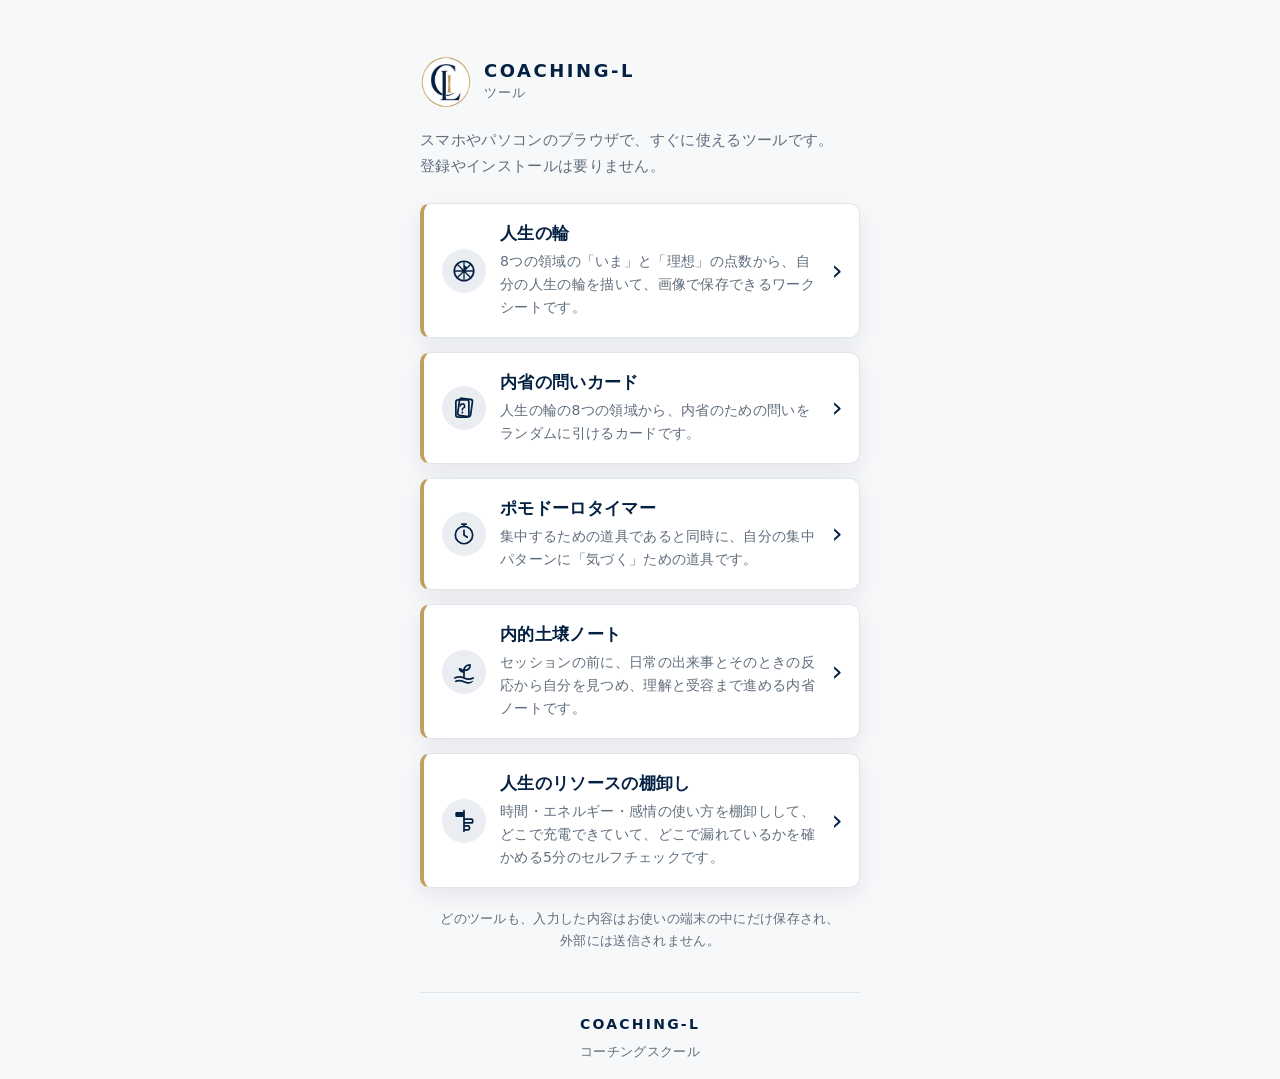
<file: index.html>
<!DOCTYPE html>
<html lang="ja">
<head>
  <meta charset="utf-8">
  <meta name="viewport" content="width=device-width, initial-scale=1, viewport-fit=cover">
  <meta http-equiv="Content-Security-Policy" content="default-src 'none'; style-src 'self'; img-src 'self'; base-uri 'none'; form-action 'none'">
  <meta name="description" content="コーチングスクール COACHING-L の、ブラウザで使える無料ツールの一覧です。">
  <meta name="format-detection" content="telephone=no">
  <meta name="referrer" content="no-referrer">
  <meta name="color-scheme" content="light dark">
  <meta name="theme-color" content="#f7f8fa" media="(prefers-color-scheme: light)">
  <meta name="theme-color" content="#02172f" media="(prefers-color-scheme: dark)">
  <title>ツール | COACHING-L</title>
  <!-- このページと 404.html は、どの URL で表示されても読み込めるように、/ から始まるパスで書く -->
  <link rel="icon" href="/icons/favicon-32.png" sizes="32x32" type="image/png">
  <link rel="icon" href="/icons/icon-192.png" sizes="192x192" type="image/png">
  <link rel="apple-touch-icon" href="/icons/apple-touch-icon.png">
  <meta name="apple-mobile-web-app-title" content="COACHING-L">
  <!-- ?v= は style.css を変えるたびに1つ上げる（ブラウザに古いファイルが残って、表示が崩れるのを防ぐ） -->
  <link rel="stylesheet" href="/style.css?v=1">
</head>
<body>
  <div class="app">
    <!-- ロゴ＋COACHING-L（各ツールと同じ組み方） -->
    <header class="brand-header">
      <img class="brand-logo" src="/icons/logo-144.png" width="52" height="52" alt="">
      <div>
        <p class="brand-name">COACHING-L</p>
        <h1 class="app-title">ツール</h1>
      </div>
    </header>
    <p class="intro"><span class="phrase">スマホやパソコンのブラウザで、</span><span class="phrase">すぐに使えるツールです。</span><span class="phrase">登録やインストールは要りません。</span></p>

    <main>
      <!-- ツールを足すときは、<li> を1つ増やす（リンク先は /リポジトリ名/） -->
      <ul class="tool-list">
        <li>
          <a class="tool-card" href="/the-wheel-of-life/">
            <svg class="tool-icon" viewBox="0 0 24 24" aria-hidden="true" focusable="false">
              <circle cx="12" cy="12" r="9" fill="none" stroke="currentColor" stroke-width="1.6"/>
              <path d="M12 3v18M3 12h18M5.6 5.6l12.8 12.8M18.4 5.6 5.6 18.4" fill="none" stroke="currentColor" stroke-width="1.2"/>
              <path d="M12 12 12 6.5 15.2 8.8Z" fill="currentColor"/>
            </svg>
            <span class="tool-body">
              <span class="tool-name">人生の輪</span>
              <span class="tool-desc">8つの領域の「いま」と「理想」の点数から、自分の人生の輪を描いて、画像で保存できるワークシートです。</span>
            </span>
            <span class="tool-arrow" aria-hidden="true">›</span>
          </a>
        </li>
        <li>
          <a class="tool-card" href="/reflection-cards/">
            <svg class="tool-icon" viewBox="0 0 24 24" aria-hidden="true" focusable="false">
              <rect x="7" y="3.5" width="12" height="16" rx="2" fill="none" stroke="currentColor" stroke-width="1.6" transform="rotate(8 13 11.5)"/>
              <rect x="4.5" y="4.5" width="12" height="16" rx="2" fill="none" stroke="currentColor" stroke-width="1.6"/>
              <path d="M8.6 10.2a2 2 0 1 1 2.6 1.9c-.5.2-.7.6-.7 1.1v.6" fill="none" stroke="currentColor" stroke-width="1.4" stroke-linecap="round"/>
              <circle cx="10.5" cy="16.2" r=".9" fill="currentColor"/>
            </svg>
            <span class="tool-body">
              <span class="tool-name">内省の問いカード</span>
              <span class="tool-desc">人生の輪の8つの領域から、内省のための問いをランダムに引けるカードです。</span>
            </span>
            <span class="tool-arrow" aria-hidden="true">›</span>
          </a>
        </li>
        <li>
          <a class="tool-card" href="/pomodoro/">
            <svg class="tool-icon" viewBox="0 0 24 24" aria-hidden="true" focusable="false">
              <circle cx="12" cy="13" r="8" fill="none" stroke="currentColor" stroke-width="1.6"/>
              <path d="M10 2.8h4M12 2.8V5M12 13V8.6M12 13l3 2" fill="none" stroke="currentColor" stroke-width="1.6" stroke-linecap="round"/>
            </svg>
            <span class="tool-body">
              <span class="tool-name">ポモドーロタイマー</span>
              <span class="tool-desc">集中するための道具であると同時に、自分の集中パターンに「気づく」ための道具です。</span>
            </span>
            <span class="tool-arrow" aria-hidden="true">›</span>
          </a>
        </li>
        <li>
          <a class="tool-card" href="/inner-ground-theory/">
            <svg class="tool-icon" viewBox="0 0 24 24" aria-hidden="true" focusable="false">
              <path d="M3.5 17.5c2.8-1.4 5.7-1.4 8.5 0s5.7 1.4 8.5 0M3.5 21c2.8-1.4 5.7-1.4 8.5 0s5.7 1.4 8.5 0" fill="none" stroke="currentColor" stroke-width="1.6" stroke-linecap="round"/>
              <path d="M12 16.5V9.8" fill="none" stroke="currentColor" stroke-width="1.6" stroke-linecap="round"/>
              <path d="M12 10.6c0-3.1 2.2-5.1 5.6-5.1 0 3.2-2.2 5.1-5.6 5.1Z" fill="none" stroke="currentColor" stroke-width="1.6" stroke-linejoin="round"/>
              <path d="M12 12.8c0-2.7-1.9-4.5-4.9-4.5 0 2.8 1.9 4.5 4.9 4.5Z" fill="currentColor"/>
            </svg>
            <span class="tool-body">
              <span class="tool-name">内的土壌ノート</span>
              <span class="tool-desc">セッションの前に、日常の出来事とそのときの反応から自分を見つめ、理解と受容まで進める内省ノートです。</span>
            </span>
            <span class="tool-arrow" aria-hidden="true">›</span>
          </a>
        </li>
        <li>
          <a class="tool-card" href="/resource-check/">
            <svg class="tool-icon" viewBox="0 0 24 24" aria-hidden="true" focusable="false">
              <path d="M12 2.5v19" fill="none" stroke="currentColor" stroke-width="1.6" stroke-linecap="round"/>
              <path d="M12 3.6H5.2a1.2 1.2 0 0 0-1.2 1.2v2.4a1.2 1.2 0 0 0 1.2 1.2H12Z" fill="currentColor"/>
              <path d="M12 10.2h6.8a1.2 1.2 0 0 1 1.2 1.2v1.2a1.2 1.2 0 0 1-1.2 1.2H12" fill="none" stroke="currentColor" stroke-width="1.6" stroke-linejoin="round"/>
              <path d="M12 16.6h3.8a1.2 1.2 0 0 1 1.2 1.2v1.2a1.2 1.2 0 0 1-1.2 1.2H12" fill="none" stroke="currentColor" stroke-width="1.6" stroke-linejoin="round"/>
            </svg>
            <span class="tool-body">
              <span class="tool-name">人生のリソースの棚卸し</span>
              <span class="tool-desc">時間・エネルギー・感情の使い方を棚卸しして、どこで充電できていて、どこで漏れているかを確かめる5分のセルフチェックです。</span>
            </span>
            <span class="tool-arrow" aria-hidden="true">›</span>
          </a>
        </li>
      </ul>

      <p class="privacy-note"><span class="phrase">どのツールも、入力した内容は</span><span class="phrase">お使いの端末の中にだけ保存され、</span><span class="phrase">外部には送信されません。</span></p>
    </main>

    <footer class="app-footer">
      <p class="footer-brand">COACHING-L</p>
      <p class="footer-note">コーチングスクール</p>
    </footer>
  </div>
</body>
</html>
</file>
<file: style.css>
/* COACHING-L ツールのトップページ
   スマホ優先。外部フォントは使わず、端末のフォントで表示します。 */

/* 色・ロゴの組み方は、各ツール（人生の輪・問いカード・ポモドーロタイマー）とそろえています。
   紺 #042143 / 濃い紺 #02172f / 金 #c09e5c / 濃い金 #98783d / 背景 #f7f8fa / 文字 #293746 */
:root {
  --bg: #f7f8fa;
  --surface: #ffffff;
  --text: #293746;
  --text-muted: #5f6d7c;
  --heading: #042143;
  --accent: #042143; /* アイコン・矢印・ボタン */
  --accent-soft: #eaeef3; /* アイコンの下地 */
  --accent-contrast: #ffffff; /* ボタンの文字 */
  --gold: #c09e5c; /* 飾りの線 */
  --border: #d3dae2;
  --line: #e0e5ea;
  --focus-ring: #98783d;

  --radius: 10px; /* カード（ホームページと同じ） */
  --shadow: 0 8px 24px rgba(2, 23, 47, 0.08);
  --font: -apple-system, BlinkMacSystemFont, "Helvetica Neue", "Noto Sans JP", "Hiragino Sans",
    "Hiragino Kaku Gothic ProN", "Yu Gothic UI", "Yu Gothic", "Meiryo", system-ui, sans-serif;

  color-scheme: light dark;
}

/* ダークモード（端末の設定に合わせて自動で切り替え）。紺を背景にして、金を差し色にする */
@media (prefers-color-scheme: dark) {
  :root {
    --bg: #02172f;
    --surface: #0a2945;
    --text: #e9edf1;
    --text-muted: #a8b4c2;
    --heading: #f3f5f8;
    --accent: #c09e5c;
    --accent-soft: #0f3152;
    --accent-contrast: #02172f;
    --gold: #c09e5c;
    --border: #24476b;
    --line: #1a3a5c;
    --focus-ring: #c09e5c;

    --shadow: none;
  }
}

/* ---------- 基本 ---------- */

*,
*::before,
*::after {
  box-sizing: border-box;
}

html {
  -webkit-text-size-adjust: 100%;
  text-size-adjust: 100%;
}

body {
  margin: 0;
  min-height: 100vh;
  min-height: 100dvh;
  background: var(--bg);
  color: var(--text);
  font-family: var(--font);
  font-size: 16px;
  line-height: 1.7;
  letter-spacing: 0.02em;
  -webkit-font-smoothing: antialiased;
  -webkit-tap-highlight-color: transparent;
}

p,
h1,
h2,
ul {
  margin: 0;
}

:focus-visible {
  outline: 3px solid var(--focus-ring);
  outline-offset: 2px;
}

/* 文の途中で折り返さず、意味のまとまりごとに改行する */
.phrase {
  display: inline-block;
}

/* ---------- 画面の枠 ---------- */

.app {
  display: flex;
  flex-direction: column;
  width: 100%;
  max-width: 480px;
  min-height: 100vh;
  min-height: 100dvh;
  margin: 0 auto;
  padding: max(28px, env(safe-area-inset-top)) max(20px, env(safe-area-inset-right))
    max(16px, env(safe-area-inset-bottom)) max(20px, env(safe-area-inset-left));
}

main {
  flex: 1;
}

/* ---------- ロゴ＋COACHING-L ---------- */

.brand-header {
  display: flex;
  align-items: center;
  gap: 12px;
}

.brand-logo {
  flex: none;
  width: 52px;
  height: 52px;
}

.brand-name {
  color: var(--heading);
  font-size: 1.125rem;
  font-weight: 700;
  line-height: 1.25;
  letter-spacing: 0.14em;
}

.app-title {
  font-size: 0.8125rem;
  font-weight: 500;
  color: var(--text-muted);
  letter-spacing: 0.08em;
}

.intro {
  margin-top: 20px;
  color: var(--text-muted);
  font-size: 0.9375rem;
}

/* ---------- ツールの一覧 ---------- */

.tool-list {
  display: grid;
  gap: 14px;
  margin-top: 24px;
  padding: 0;
  list-style: none;
}

/* カード全体を1つのリンクにして、どこを押しても開けるようにする */
.tool-card {
  display: flex;
  align-items: center;
  gap: 14px;
  padding: 18px 16px 18px 18px;
  border: 1px solid var(--line);
  border-left: 4px solid var(--gold);
  border-radius: var(--radius);
  background: var(--surface);
  box-shadow: var(--shadow);
  color: inherit;
  text-decoration: none;
  transition: border-color 0.15s ease, transform 0.15s ease;
}

.tool-card:active {
  transform: scale(0.99);
}

@media (hover: hover) {
  .tool-card:hover {
    border-color: var(--border);
    border-left-color: var(--gold);
  }

  .tool-card:hover .tool-arrow {
    transform: translateX(3px);
  }
}

.tool-icon {
  flex: none;
  width: 44px;
  height: 44px;
  padding: 9px;
  border-radius: 50%;
  background: var(--accent-soft);
  color: var(--accent);
}

.tool-body {
  display: flex;
  flex: 1;
  flex-direction: column;
  gap: 4px;
  min-width: 0;
}

.tool-name {
  color: var(--heading);
  font-size: 1.0625rem;
  font-weight: 700;
  line-height: 1.4;
}

.tool-desc {
  color: var(--text-muted);
  font-size: 0.875rem;
  line-height: 1.65;
}

.tool-arrow {
  flex: none;
  color: var(--accent);
  font-size: 1.75rem;
  line-height: 1;
  transition: transform 0.15s ease;
}

.privacy-note {
  margin-top: 20px;
  color: var(--text-muted);
  font-size: 0.8125rem;
  text-align: center;
}

/* ---------- ページが見つからないとき（404.html） ---------- */

.not-found {
  margin-top: 32px;
  padding: 24px 20px;
  border: 1px solid var(--line);
  border-radius: var(--radius);
  background: var(--surface);
  box-shadow: var(--shadow);
  text-align: center;
}

.not-found-title {
  color: var(--heading);
  font-size: 1.125rem;
  font-weight: 700;
}

.not-found-text {
  margin-top: 8px;
  color: var(--text-muted);
  font-size: 0.9375rem;
}

.home-link {
  display: inline-block;
  margin-top: 20px;
  padding: 12px 24px;
  border-radius: 8px;
  background: var(--accent);
  color: var(--accent-contrast);
  font-weight: 700;
  text-decoration: none;
}

/* ---------- フッター ---------- */

.app-footer {
  margin-top: 40px;
  padding-top: 20px;
  border-top: 1px solid var(--line);
  text-align: center;
  color: var(--text-muted);
}

.footer-brand {
  color: var(--heading);
  font-size: 0.875rem;
  font-weight: 700;
  letter-spacing: 0.16em;
}

.footer-note {
  margin-top: 4px;
  font-size: 0.8125rem;
}

/* ---------- 大きめの画面 ---------- */

@media (min-width: 600px) {
  .app {
    padding-top: 56px;
  }
}

/* ---------- 動きを減らす設定 ---------- */

@media (prefers-reduced-motion: reduce) {
  .tool-card,
  .tool-arrow {
    transition: none !important;
  }

  .tool-card:active {
    transform: none;
  }
}
</file>
